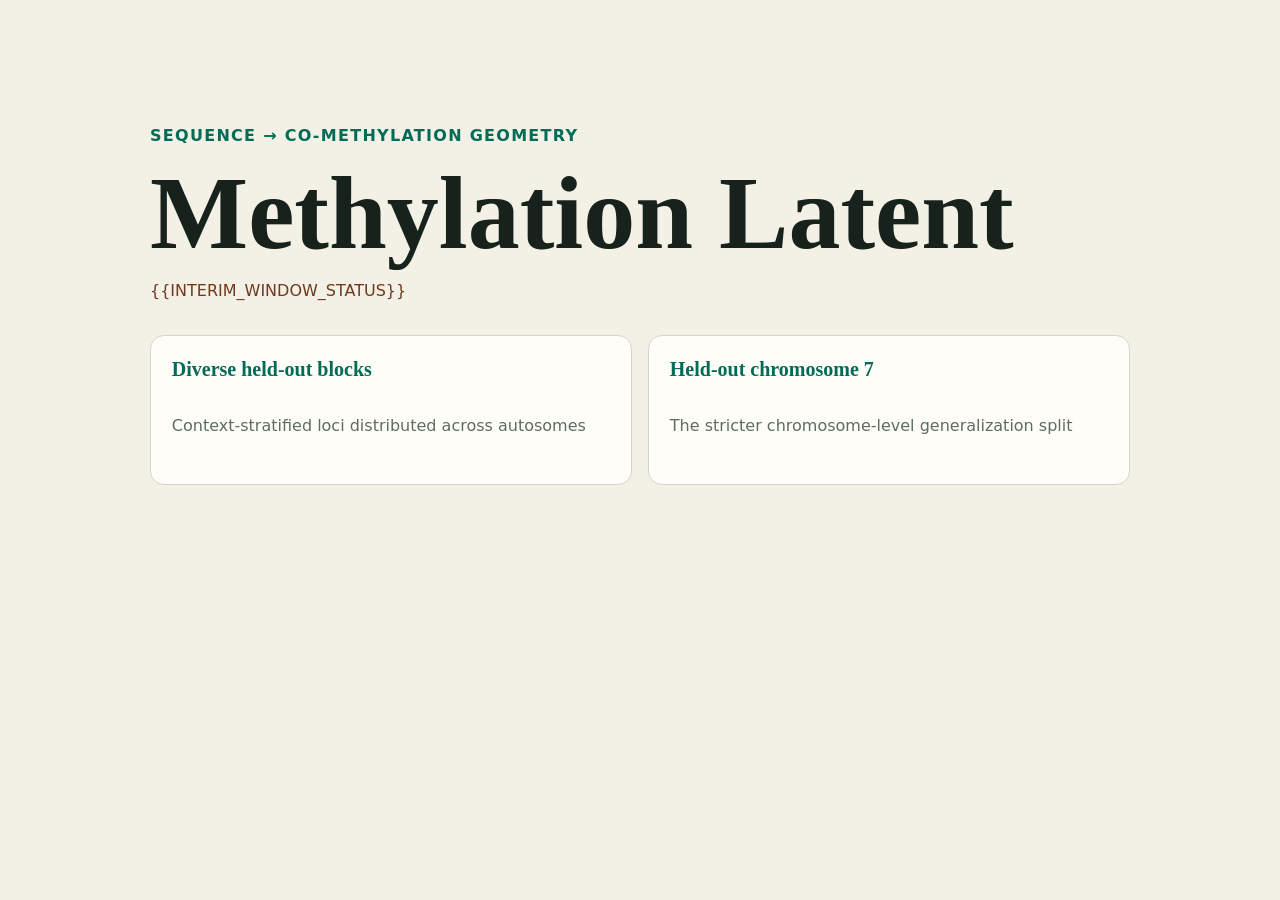
<file: interim-site-root-template/index.html>
<!doctype html>
<html lang="en">
  <head>
    <meta charset="utf-8">
    <meta name="viewport" content="width=device-width, initial-scale=1">
    <title>Methylation Latent · Interim results</title>
    <link rel="stylesheet" href="style.css">
  </head>
  <body>
    <main>
      <p class="eyebrow">Sequence → co-methylation geometry</p>
      <h1>Methylation Latent</h1>
      <p class="warning">{{INTERIM_WINDOW_STATUS}}</p>
      <div class="cards">
        <a href="diverse-blocks/">
          <strong>Diverse held-out blocks</strong>
          <span>Context-stratified loci distributed across autosomes</span>
        </a>
        <a href="held-out-chromosome/">
          <strong>Held-out chromosome 7</strong>
          <span>The stricter chromosome-level generalization split</span>
        </a>
      </div>
    </main>
  </body>
</html>
</file>
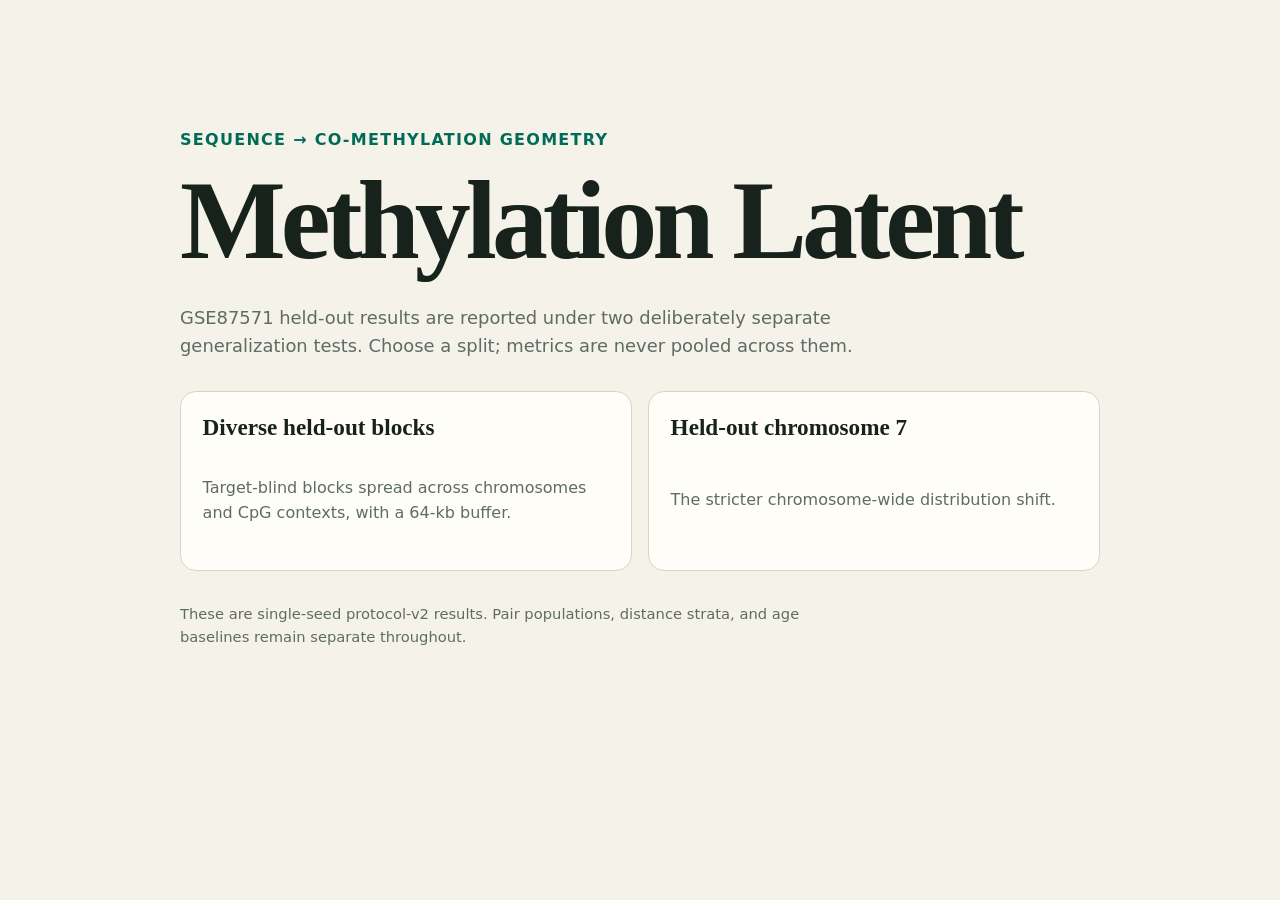
<file: site-root-template/index.html>
<!doctype html>
<html lang="en">
  <head>
    <meta charset="utf-8">
    <meta name="viewport" content="width=device-width, initial-scale=1">
    <title>Methylation Latent · Results</title>
    <link rel="stylesheet" href="style.css">
  </head>
  <body>
    <main>
      <p class="eyebrow">Sequence → co-methylation geometry</p>
      <h1>Methylation Latent</h1>
      <p class="lede">
        GSE87571 held-out results are reported under two deliberately separate
        generalization tests. Choose a split; metrics are never pooled across them.
      </p>
      <nav aria-label="Result split families">
        <a href="diverse-blocks/">
          <strong>Diverse held-out blocks</strong>
          <span>Target-blind blocks spread across chromosomes and CpG contexts, with a 64-kb buffer.</span>
        </a>
        <a href="held-out-chromosome/">
          <strong>Held-out chromosome 7</strong>
          <span>The stricter chromosome-wide distribution shift.</span>
        </a>
      </nav>
      <p class="caveat">
        These are single-seed protocol-v2 results. Pair populations, distance
        strata, and age baselines remain separate throughout.
      </p>
    </main>
  </body>
</html>
</file>
<file: interim-site-root-template/style.css>
:root { color-scheme: light; --ink: #17221d; --paper: #f3f0e6; --card: #fffdf8; --accent: #006b57; }
* { box-sizing: border-box; }
body { margin: 0; color: var(--ink); background: var(--paper); font-family: ui-sans-serif, system-ui, sans-serif; line-height: 1.5; }
main { width: min(980px, calc(100% - 2rem)); margin: 0 auto; padding: 12vh 0 4rem; }
h1 { margin: 0; font: 700 clamp(3rem, 9vw, 6.5rem)/.95 ui-serif, Georgia, serif; }
.eyebrow { color: var(--accent); font-weight: 750; letter-spacing: .08em; text-transform: uppercase; }
.warning { max-width: 80ch; color: #6f3a1d; }
.cards { display: grid; grid-template-columns: repeat(auto-fit, minmax(260px, 1fr)); gap: 1rem; margin-top: 2rem; }
.cards a { display: grid; gap: .5rem; min-height: 150px; padding: 1.3rem; color: var(--ink); text-decoration: none; border: 1px solid #d7d5ca; border-radius: 14px; background: var(--card); }
.cards a:hover { border-color: var(--accent); transform: translateY(-2px); }
.cards strong { color: var(--accent); font: 650 1.25rem/1.2 ui-serif, Georgia, serif; }
.cards span { color: #5d6c65; }
</file>
<file: site-root-template/style.css>
:root {
  color-scheme: light;
  --ink: #17221d;
  --muted: #5d6c65;
  --paper: #f5f2e9;
  --card: #fffdf8;
  --line: #d7d5ca;
  --accent: #006b57;
}

* { box-sizing: border-box; }

body {
  margin: 0;
  color: var(--ink);
  background: var(--paper);
  font-family: ui-sans-serif, system-ui, sans-serif;
  line-height: 1.55;
}

main {
  width: min(920px, calc(100% - 2rem));
  margin: 0 auto;
  padding: clamp(3rem, 9vw, 7rem) 0;
}

h1 {
  margin: 0;
  font: 700 clamp(3.3rem, 9vw, 7rem)/.92 ui-serif, Georgia, serif;
  letter-spacing: -.045em;
}

.eyebrow {
  color: var(--accent);
  font-weight: 750;
  letter-spacing: .08em;
  text-transform: uppercase;
}

.lede, .caveat {
  max-width: 68ch;
  color: var(--muted);
}

.lede { margin: 2rem 0; font-size: 1.12rem; }
.caveat { margin-top: 2rem; font-size: .92rem; }

nav {
  display: grid;
  grid-template-columns: repeat(auto-fit, minmax(280px, 1fr));
  gap: 1rem;
}

a {
  display: grid;
  gap: .7rem;
  min-height: 180px;
  padding: 1.35rem;
  color: inherit;
  text-decoration: none;
  background: var(--card);
  border: 1px solid var(--line);
  border-radius: 16px;
  transition: border-color .15s ease, transform .15s ease;
}

a:hover, a:focus-visible {
  border-color: var(--accent);
  transform: translateY(-2px);
}

a strong { font: 650 1.45rem/1.2 ui-serif, Georgia, serif; }
a span { color: var(--muted); }
</file>
